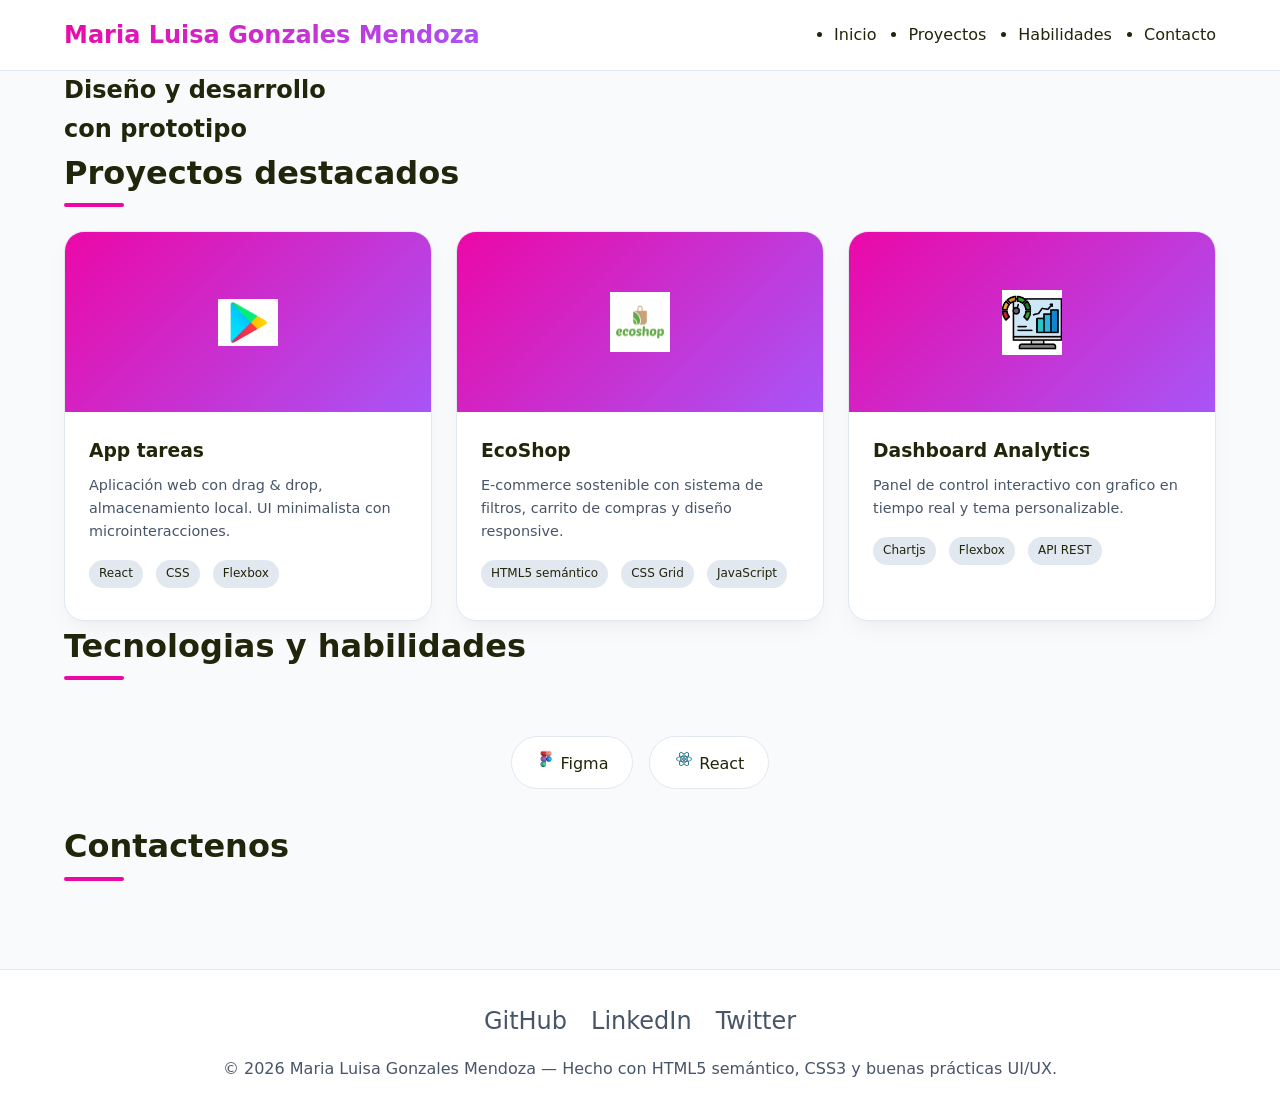
<file: Tarea1_MarLui/index.html>
<!doctype html>
<html lang="es">

<head>
  <title>TAREA1 MarLui</title>
  <!-- SEO & Open Graph Meta Tags -->
  <meta name="description"
    content="Portafolio de Maria Luisa Gonzales M., Desarrollador de software y analista programador" />
  <meta name="keywords" content="desarrollador, full stack, react, nodejs, python, portafolio" />
  <meta name="author" content="Maria Luisa Gonzales Mendoza" />
  <!-- Open Graph -->
  <meta property="og:title" content="Maria Luisa Gonzales Mendoza – Desarrollador Full Stack" />
  <meta property="og:description" content="Portafolio profesional de Maria Luisa Gonzales." />
  <meta property="og:type" content="website" />
  <meta property="og:url" content="https://hebertcussi.dev" /> <!-- podemos hacer con dominios gratuitos -->

  <link rel="stylesheet" href="css/estilos.css" />
</head>

<body>
  <!-- <header> semántico con navegación -->
  <header>
    <div class="container">
      <div class="navbar">
        <div class="logo">Maria Luisa Gonzales Mendoza</div>
        <nav>
          <ul>
            <li><a href="#inicio">Inicio</a></li>
            <li><a href="#proyectos">Proyectos</a></li>
            <li><a href="#habilidades">Habilidades</a></li>
            <li><a href="#contacto">Contacto</a></li>
          </ul>
        </nav>
      </div>
    </div>
  </header>

  <!-- <main> agrupa el contenido principal -->
  <main>
    <!--<section> Hero / Inicio -->
    <section id="inicio">
      <div class="container">
        <h2>Diseño y desarrollo <br> con prototipo</h2>
      </div>
    </section>
    
    <!-- <section> Acerca de -->
    <section id="proyectos">
      <div class="container">
        <h2 class="section-titulo">Proyectos destacados</h2>
        <div class="proyecto-grilla">

          <article class="project-cards">
            <div class="proyecto-img"><img src="img/app.webp"></div>
            <div class="proyecto-info">
              <h3>App tareas</h3>
              <p>Aplicación web con drag & drop, almacenamiento local. UI minimalista con microinteracciones.</p>
              <div>
                <span class="tecnologias">React</span>
                <span class="tecnologias">CSS</span>
                <span class="tecnologias">Flexbox</span>
              </div>
            </div>
          </article>
        
          <article class="project-cards">
            <div class="proyecto-img"><img src="img/eco.webp"></div>
            <div class="proyecto-info">
              <h3>EcoShop</h3>
              <p>E-commerce sostenible con sistema de filtros, carrito de compras y diseño responsive.</p>
              <div>
                <span class="tecnologias">HTML5 semántico</span>
                <span class="tecnologias">CSS Grid</span>
                <span class="tecnologias">JavaScript</span>
              </div>
            </div>
          </article>
        
          <article class="project-cards">
            <div class="proyecto-img"><img src="img/estadi.webp"></div>
            <div class="proyecto-info">
              <h3>Dashboard Analytics</h3>
              <p>Panel de control interactivo con grafico en tiempo real y tema personalizable.</p>
              <div>
                <span class="tecnologias">Chartjs</span>
                <span class="tecnologias">Flexbox</span>
                <span class="tecnologias">API REST</span>
              </div>
            </div>
          </article>

        </div>

      </div>
    </section>

    <!--  <section> Proyectos con CSS Grid + <article> semántico -->
    <section id="habilidades">
      <div class="container">
        <h2 class="section-titulo">Tecnologias y habilidades</h2>
        <div class="skills-container">
          <div class="skill-items"><img src="img/figma.jpg" class="icono">Figma</div>
          <div class="skill-items"><img src="img/react.jpg" class="icono">React</div>
        </div>
      </div>
    </section>
    <!--  <section> Contacto con formulario HTML5 validado -->
    <section id="contacto">
      <div class="container">
        <h2 class="section-titulo">Contactenos</h2>
      </div>
    </section>
  </main>

  <!-- <footer> semántico -->
  <footer>
    <div class="container">
      <div class="social-links">
        <a href="#" aria-label="GitHub">GitHub</a>
        <a href="#" aria-label="LinkedIn">LinkedIn</a>
        <a href="#" aria-label="Twitter">Twitter</a>
      </div>
      <p>
        © 2026 Maria Luisa Gonzales Mendoza — Hecho con HTML5 semántico, CSS3 y buenas
        prácticas UI/UX.
      </p>
    </div>
  </footer>
</body>

</html>
</file>
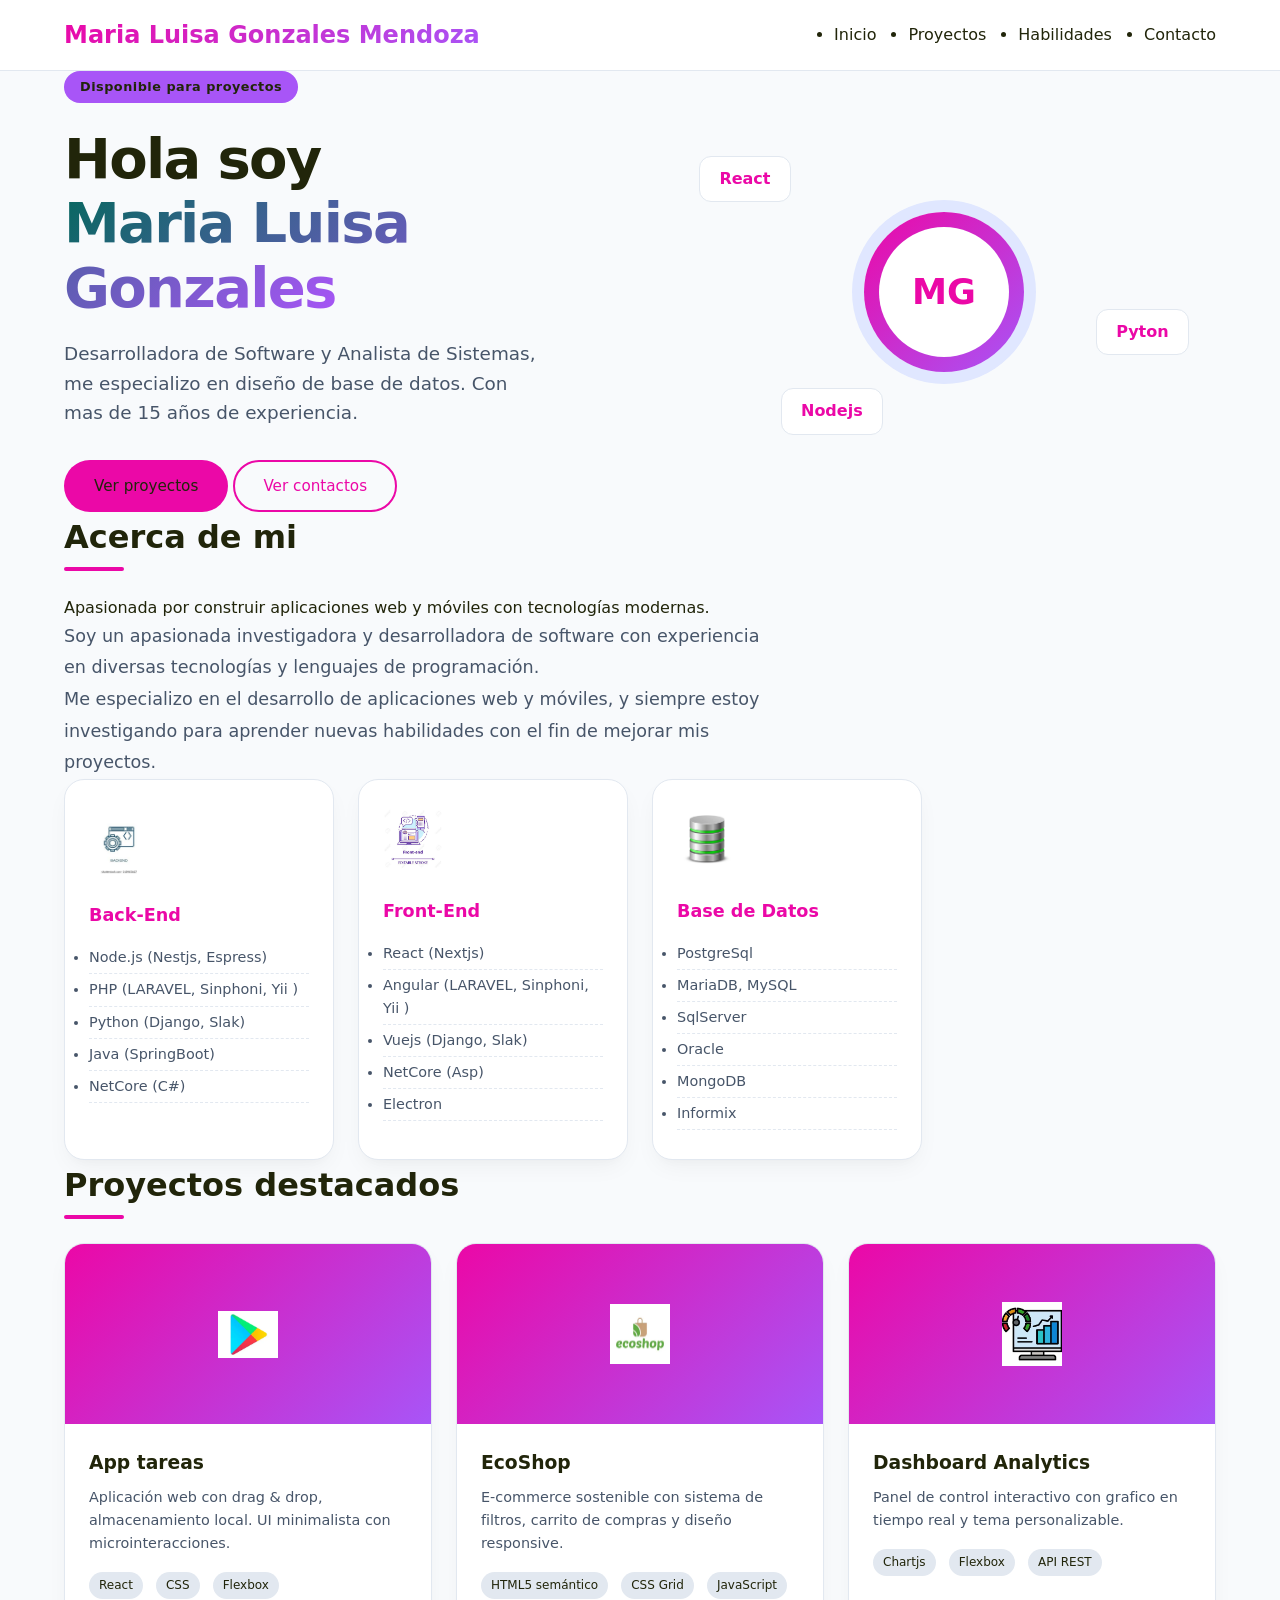
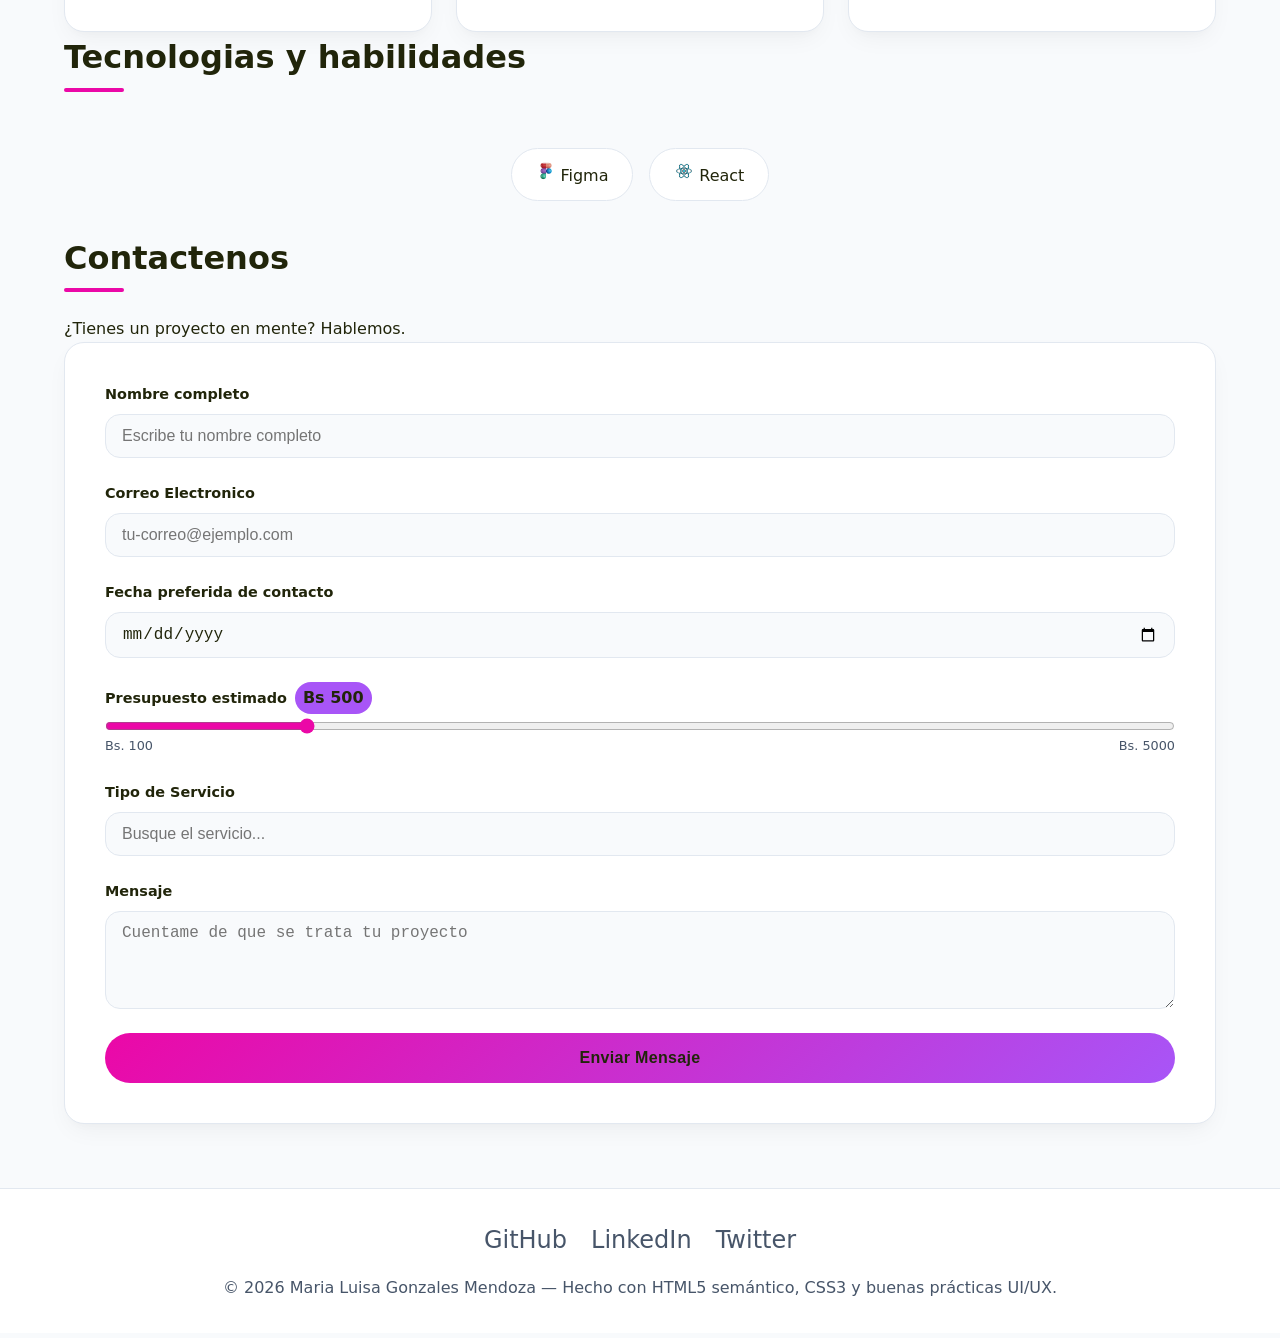
<file: Tarea2_MarLui/index.html>
<!doctype html>
<html lang="es">

<head>
  <title>TAREA2 MarLui</title>
  <!-- SEO & Open Graph Meta Tags -->
  <meta name="description"
    content="Portafolio de Maria Luisa Gonzales M., Desarrollador de software y analista programador" />
  <meta name="keywords" content="desarrollador, full stack, react, nodejs, python, portafolio" />
  <meta name="author" content="Maria Luisa Gonzales Mendoza" />
  <!-- Open Graph -->
  <meta property="og:title" content="Maria Luisa Gonzales Mendoza – Desarrollador Full Stack" />
  <meta property="og:description" content="Portafolio profesional de Maria Luisa Gonzales." />
  <meta property="og:type" content="website" />
  <meta property="og:url" content="https://hebertcussi.dev" /> <!-- podemos hacer con dominios gratuitos -->

  <link rel="stylesheet" href="css/estilos.css" />
</head>

<body>
  <!-- <header> semántico con navegación -->
  <header>
    <div class="container">
      <div class="navbar">
        <div class="logo">Maria Luisa Gonzales Mendoza</div>
        <nav>
          <ul>
            <li><a href="#inicio">Inicio</a></li>
            <li><a href="#proyectos">Proyectos</a></li>
            <li><a href="#habilidades">Habilidades</a></li>
            <li><a href="#contacto">Contacto</a></li>
          </ul>
        </nav>
      </div>
    </div>
  </header>

  <!-- <main> agrupa el contenido principal -->
  <main>
    <!--<section> Hero / Inicio -->
    <section id="inicio">
      <div class="container hero-grid">
        <div class="hero-content">
          <span class="hero-badge">Disponible para proyectos</span>
          <h1>Hola soy <br> <strong>Maria Luisa Gonzales</strong></h1>
          <p>Desarrolladora de Software y Analista de Sistemas, me especializo en diseño de base de datos. Con
            mas de 15 años de experiencia.</p>
          <div class="hero-action">
            <a href="#proyectos" class="btn btn--primary"> Ver proyectos</a>
            <a href="#contacto" class="btn btn--secundary"> Ver contactos</a>
          </div>
        </div>
        <aside class="hero-visual">
          <div class="floar-card card--a">React</div>
          <div class="floar-card card--d">Pyton</div>
          <div class="floar-card card--c">Nodejs</div>
          <div class="avatar-ring">
            <div class="avatar-inner">MG</div>
          </div>
        </aside>
  
      </div>
    </section>
    
    <section id="acercade">
      <div class="container">
        <h2 class="section-titulo">Acerca de mi</h2>
        <p>Apasionada por construir aplicaciones web y móviles con tecnologías modernas.</p>
        <div class="about-bio">
          <p> Soy un apasionada investigadora y desarrolladora de software con experiencia en
            diversas tecnologías y lenguajes de programación.
            <br>Me especializo en el desarrollo de aplicaciones web y móviles, y siempre estoy
            investigando para aprender nuevas habilidades con el fin de mejorar mis proyectos.
          </p>
        </div>
        <!-- CSS Grid: layout de habilidades con grid-template-areas -->
        <div class="skills-grid">
          <article class="skill-cards">
            <span class="skill-icons"><img src="img/backend.jpg"></span>
            <h3>Back-End</h3>
            <ul>
              <li>Node.js (Nestjs, Espress)</li>
              <li>PHP (LARAVEL, Sinphoni, Yii )</li>
              <li>Python (Django, Slak)</li>
              <li>Java (SpringBoot)</li>
              <li>NetCore (C#)</li>
            </ul>
          </article>
          <article class="skill-cards">
            <span class="skill-icons"><img src="img/frontend.jpg"></span>
            <h3>Front-End</h3>
            <ul>
              <li>React (Nextjs)</li>
              <li>Angular (LARAVEL, Sinphoni, Yii )</li>
              <li>Vuejs (Django, Slak)</li>
              <li>NetCore (Asp)</li>
              <li>Electron</li>
            </ul>
          </article>
          <article class="skill-cards">
            <span class="skill-icons"><img src="img/basedatos.jpg"></span>
            <h3>Base de Datos</h3>
            <ul>
              <li>PostgreSql</li>
              <li>MariaDB, MySQL</li>
              <li>SqlServer</li>
              <li>Oracle</li>
              <li>MongoDB</li>
              <li>Informix</li>
            </ul>
          </article>
        </div>

      </div>

    </section>

    <!-- <section> mis proyectos -->
    <section id="proyectos">
      <div class="container">
        <h2 class="section-titulo">Proyectos destacados</h2>
        <div class="proyecto-grilla">

          <article class="project-cards">
            <div class="proyecto-img"><img src="img/app.webp"></div>
            <div class="proyecto-info">
              <h3>App tareas</h3>
              <p>Aplicación web con drag & drop, almacenamiento local. UI minimalista con microinteracciones.</p>
              <div>
                <span class="tecnologias">React</span>
                <span class="tecnologias">CSS</span>
                <span class="tecnologias">Flexbox</span>
              </div>
            </div>
          </article>

          <article class="project-cards">
            <div class="proyecto-img"><img src="img/eco.webp"></div>
            <div class="proyecto-info">
              <h3>EcoShop</h3>
              <p>E-commerce sostenible con sistema de filtros, carrito de compras y diseño responsive.</p>
              <div>
                <span class="tecnologias">HTML5 semántico</span>
                <span class="tecnologias">CSS Grid</span>
                <span class="tecnologias">JavaScript</span>
              </div>
            </div>
          </article>

          <article class="project-cards">
            <div class="proyecto-img"><img src="img/estadi.webp"></div>
            <div class="proyecto-info">
              <h3>Dashboard Analytics</h3>
              <p>Panel de control interactivo con grafico en tiempo real y tema personalizable.</p>
              <div>
                <span class="tecnologias">Chartjs</span>
                <span class="tecnologias">Flexbox</span>
                <span class="tecnologias">API REST</span>
              </div>
            </div>
          </article>

        </div>

      </div>
    </section>

    <!--  <section> Proyectos con CSS Grid + <article> semántico -->
    <section id="habilidades">
      <div class="container">
        <h2 class="section-titulo">Tecnologias y habilidades</h2>
        <div class="skills-container">
          <div class="skill-items"><img src="img/figma.jpg" class="icono">Figma</div>
          <div class="skill-items"><img src="img/react.jpg" class="icono">React</div>
        </div>
      </div>
    </section>

<!--  <section> Contacto con formulario HTML5 validado -->
    <section id="contacto">
      <div class="container">
        <h2 class="section-titulo">Contactenos</h2>
        <p>¿Tienes un proyecto en mente? Hablemos.</p>

        <div class="contact-form">
          <form action="#" method="post" novalidate>
            <div class="form-group">
              <label for="nombre">Nombre completo</label>
              <input type="text" id="nombre" name="nombre" required minlength="3" placeholder="Escribe tu nombre completo" autocomplete="name"/>
            </div>
            <div class="form-group">
              <label for="email">Correo Electronico</label>
              <input type="email" id="email" name="email" required placeholder="tu-correo@ejemplo.com" autocomplete="email"/>
            </div>
            <div class="form-group">
              <label for="fecha">Fecha preferida de contacto</label>
              <input type="date" id="fecha" name="fecha"/>
            </div>
            <div class="form-group">
              <label for="presupuesto">Presupuesto estimado
                <span class="rango-valor" id="presupuesto-valor">Bs 500</span>
              </label>
              <input type="range" id="presupuesto" name="presupuesto" min="100" max="5000" step="100" value="1000"/>
              <div class="rango-labels">
                <span>Bs. 100 </span> <span>Bs. 5000</span>
              </div>
            </div>

            <div class="form-group">
              <label for="servicio">Tipo de Servicio</label>
              <input type="search" id="servicio" name="search" list="servicio-lista" placeholder="Busque el servicio..."/>
              <datalist id="servicio-lista">
              <option value="Desarrollo Web Full Stack"></option>
              <option value="Consultaria tecnica"></option>
              <option value="Base de Datos"></option>
            </datalist>
            </div>
            
            <div class="form-group">
              <label for="mensaje">Mensaje</label>
              <textarea name="mensaje" id="mensaje" rows="4" required minlength="20" placeholder="Cuentame de que se trata tu proyecto"></textarea>
            </div>
            <button type="button" class="btn-submit">Enviar Mensaje </button>
          </form>
        </div>
      </div>
    </section>
  </main>

  <!-- <footer> semántico -->
  <footer>
    <div class="container">
      <div class="social-links">
        <a href="#" aria-label="GitHub">GitHub</a>
        <a href="#" aria-label="LinkedIn">LinkedIn</a>
        <a href="#" aria-label="Twitter">Twitter</a>
      </div>
      <p>
        © 2026 Maria Luisa Gonzales Mendoza — Hecho con HTML5 semántico, CSS3 y buenas
        prácticas UI/UX.
      </p>
    </div>
  </footer>
</body>

</html>
</file>
<file: Tarea1_MarLui/css/estilos.css>
/* ============================================ */
/* 1. DECLARACION DE VARIABLES GLOBALES DE CSS  */
/* ============================================ */
:root {
  /* Colores claros (por defecto) */
  --bg-primary: #f8fafc;
  --bg-secondary: #ffffff;
  --text-primary: #21250a;
  --text-secondary: #475569;
  --accent: #eb08a7;
  /* color del logo*/
  --accent-gradiente: #a855f7;
  --accent-hover: #4f46e5;
  --border: #e2e8f0;
  --card-shadow: 0 10px 25px -5px rgba(0, 0, 0, 0.05), 0 8px 10px -6px rgba(0, 0, 0, 0.02);
  --transition: all 0.3s cubic-bezier(0.4, 0, 0.2, 1);
}

/* ============================================ */
/* 2. RESET Y ESTILOS GLOBALES (Box Model)      */
/* ============================================ */
* {
  margin: 0;
  padding: 0;
  box-sizing: border-box;
}

body {
  font-family: system-ui, -apple-system, 'Segoe UI', Roboto, 'Helvetica Neue', sans-serif;
  background-color: var(--bg-primary);
  color: var(--text-primary);
  line-height: 1.6;
  transition: background-color 0.2s, color 0.2s;
}

html {
  scroll-behavior: smooth;
  /* Para que tenga scrol*/
}

.container {
  max-width: 1200px;
  margin: 0 auto;
  padding: 0 24px;
}

/* ============================================ */
/* 3. HEADER Y NAVEGACIÓN (FLEXBOX)             */
/* ============================================ */
header {
  background: var(--bg-secondary);
  backdrop-filter: blur(8px);
  border-bottom: 1px solid var(--border);
  position: sticky;
  top: 0;
  z-index: 100;
}

.navbar {
  display: flex;
  justify-content: space-between;
  align-items: center;
  padding: 1rem 0;
  flex-wrap: wrap;
  /* pone en linea las opciones*/
  gap: 1rem;
  /*espacio superior */
}

.logo {
  /*en este caso el nombre del autor que esta en el lado superior*/
  font-size: 1.5rem;
  font-weight: 700;
  background: linear-gradient(135deg, var(--accent), var(--accent-gradiente));
  background-clip: text;
  -webkit-background-clip: text;
  color: transparent;
}

nav ul {
  display: flex;
  gap: 2rem;
  flex-wrap: wrap;
}

nav ul li a {
  text-decoration: none;
  color: var(--text-primary);
  font-weight: 500;
  transition: var(--transition);
  padding: 0.5rem 0;
  border-bottom: 2px solid transparent;
}

nav ul li a:hover {
  color: var(--accent);
  border-bottom-color: var(--accent);
}

/* ============================================ */
/* 4. PARA LOS TITULOS DE CADA SECCION          */
/* ============================================ */
.section-titulo {
  position: relative;
  display: inline-block;
  margin-bottom: 2rem;
  font-size: 2rem;
}

.section-titulo::after {
  content: '';
  position: absolute;
  bottom: -8px;
  left: 0;
  width: 60px;
  height: 4px;
  background: var(--accent);
  border-radius: 2px;
}

/* ============================================ */
/* 5. FICHAS DE LA SECCION 1                    */
/* ============================================ */

.proyecto-grilla{
  display: grid;  
  flex:  1 1 300px;
  grid-template-columns: repeat(auto-fill, minmax(300px,1fr));
  gap: 1.5rem;
}

.project-cards{
  background: var(--bg-secondary);
  border-radius: 20px;
  overflow: hidden;
  box-shadow: var(--card-shadow);
  border: 1px solid var(--border);
  display: grid;
  grid-template-rows: 180px 1fr;
  transition: var(--transition);
}

.project-cards:hover{
  transform: translateY(-6px);
  box-shadow: 0 16px 32px -8px var(--bg-card);
}
.proyecto-info{
  padding: 1.5rem;
}

.proyecto-info h3 {
  margin-bottom: 0.5rem;
}

.proyecto-info p {
  color: var(--text-secondary);
  font-size: 0.90rem;
  margin-bottom: 1rem;
}

.tecnologias {
  display: inline-block;
  background: var(--border);
  padding: 4px 10px;
  border-radius: 20px;
  font-size: 0.75rem;
  margin-right: 0.5rem;
  margin-bottom: 0.5rem;
  color: var(--text-primary);
}

.proyecto-img {
  background: linear-gradient(135deg, var(--accent), var(--accent-gradiente));
  height: 180px;
  display: flex;
  align-items: center;
  justify-content: center;
  font-size: 3rem;
}

img{
  width:60px;
}

.icono{
  width: 20px;
  height: 20px;
  margin-right: 0.3rem;
}
.skills-container {
  display: flex;
  flex-wrap: wrap;
  gap: 1rem;
  justify-content: center;
  margin: 2rem 0;
}

.skill-items {
  background: var(--bg-secondary);
  border: 1px solid var(--border);
  border-radius: 50px;
  padding: 0.75rem 1.5rem;
  font-weight: 500;
  transition: var(--transition);
  cursor: default;
}

.skill-items:hover {
  transform: scale(1);
  border-color: var(--accent);
  color: var(--accent);
}

/* ============================================ */
/* 6. FOOTER                                    */
/* ============================================ */
footer {
  background: var(--bg-secondary);
  border-top: 1px solid var(--border);
  padding: 2rem 0;
  margin-top: 4rem;
  text-align: center;
  color: var(--text-secondary);
}

.social-links {
  /* para alinear y separar la opciones*/
  display: flex;
  justify-content: center;
  gap: 1.5rem;
  margin-bottom: 1rem;
}

.social-links a {
  color: var(--text-secondary);
  font-size: 1.5rem;
  transition: var(--transition);
  text-decoration: none;
}

.social-links a:hover {
  /*dar efecto de movimiento hacia arriba a las opciones*/
  color: var(--accent);
  transform: translateY(-3px);
}
</file>
<file: Tarea2_MarLui/css/estilos.css>
/* ============================================ */
/* 1. DECLARACION DE VARIABLES GLOBALES DE CSS  */
/* ============================================ */
:root {
  /* Colores claros (por defecto) */
  --bg-primary: #f8fafc;
  --bg-secondary: #ffffff;
  --bg-tertiary:   #eef2ff;
  --text-primary: #21250a;
  --text-secondary: #475569;
  --text-muted: #9ca3af;
  --accent: #eb08a7;
   --accent-hover:  #4f46e5;
  --accent-light:  #e0e7ff;
  --accent-2:      #a855f7;
  --minombre: #07675f;
  /* color del logo*/
  --accent-gradiente: #a855f7;
  --border: #e2e8f0;
  --card-shadow: 0 10px 25px -5px rgba(0, 0, 0, 0.05), 0 8px 10px -6px rgba(0, 0, 0, 0.02);
 
  /* Transición estándar */
  --transition:    all 0.3s cubic-bezier(0.4, 0, 0.2, 1);

  /* Tipografía */
  --font-body:     'Segoe UI', Tahoma, Geneva, Verdana, sans-serif;

  /* Espaciados */
  --section-py:    6rem;
  --gap:           2rem;
}

/* ============================================ */
/* 2. RESET Y ESTILOS GLOBALES (Box Model)      */
/* ============================================ */
* {
  margin: 0;
  padding: 0;
  box-sizing: border-box;
}

body {
  font-family: system-ui, -apple-system, 'Segoe UI', Roboto, 'Helvetica Neue', sans-serif;
  background-color: var(--bg-primary);
  color: var(--text-primary);
  line-height: 1.6;
  transition: background-color 0.2s, color 0.2s;
}

html {
  scroll-behavior: smooth;
  /* Para que tenga scrol*/
}

.container {
  max-width: 1200px;
  margin: 0 auto;
  padding: 0 24px;
}

/* ============================================ */
/* 3. HEADER Y NAVEGACIÓN (FLEXBOX)             */
/* ============================================ */
header {
  background: var(--bg-secondary);
  backdrop-filter: blur(8px);
  border-bottom: 1px solid var(--border);
  position: sticky;
  top: 0;
  z-index: 100;
}

.navbar {
  display: flex;
  justify-content: space-between;
  align-items: center;
  padding: 1rem 0;
  flex-wrap: wrap;
  /* pone en linea las opciones*/
  gap: 1rem;
  /*espacio superior */
}

.logo {
  /*en este caso el nombre del autor que esta en el lado superior*/
  font-size: 1.5rem;
  font-weight: 700;
  background: linear-gradient(135deg, var(--accent), var(--accent-gradiente));
  background-clip: text;
  -webkit-background-clip: text;
  color: transparent;
}

nav ul {
  display: flex;
  gap: 2rem;
  flex-wrap: wrap;
}

nav ul li a {
  text-decoration: none;
  color: var(--text-primary);
  font-weight: 500;
  transition: var(--transition);
  padding: 0.5rem 0;
  border-bottom: 2px solid transparent;
}

nav ul li a:hover {
  color: var(--accent);
  border-bottom-color: var(--accent);
}

/* ============================================ */
/* 4. PARA LOS TITULOS DE CADA SECCION          */
/* ============================================ */
.section-titulo {
  position: relative;
  display: inline-block;
  margin-bottom: 2rem;
  font-size: 2rem;
}

.section-titulo::after {
  content: '';
  position: absolute;
  bottom: -8px;
  left: 0;
  width: 60px;
  height: 4px;
  background: var(--accent);
  border-radius: 2px;
}

/* ============================================ */
/* 5. FICHAS DE LA SECCION 1                    */
/* ============================================ */

.proyecto-grilla{
  display: grid;  
  flex:  1 1 300px;
  grid-template-columns: repeat(auto-fill, minmax(300px,1fr));
  gap: 1.5rem;
}

.project-cards{
  background: var(--bg-secondary);
  border-radius: 20px;
  overflow: hidden;
  box-shadow: var(--card-shadow);
  border: 1px solid var(--border);
  display: grid;
  grid-template-rows: 180px 1fr;
  transition: var(--transition);
}

.project-cards:hover{
  transform: translateY(-6px);
  box-shadow: 0 16px 32px -8px var(--bg-card);
}
.proyecto-info{
  padding: 1.5rem;
}

.proyecto-info h3 {
  margin-bottom: 0.5rem;
}

.proyecto-info p {
  color: var(--text-secondary);
  font-size: 0.90rem;
  margin-bottom: 1rem;
}

.tecnologias {
  display: inline-block;
  background: var(--border);
  padding: 4px 10px;
  border-radius: 20px;
  font-size: 0.75rem;
  margin-right: 0.5rem;
  margin-bottom: 0.5rem;
  color: var(--text-primary);
}

.proyecto-img {
  background: linear-gradient(135deg, var(--accent), var(--accent-gradiente));
  height: 180px;
  display: flex;
  align-items: center;
  justify-content: center;
  font-size: 3rem;
}

img{
  width:60px;
}

.icono{
  width: 20px;
  height: 20px;
  margin-right: 0.3rem;
}
.skills-container {
  display: flex;
  flex-wrap: wrap;
  gap: 1rem;
  justify-content: center;
  margin: 2rem 0;
}

.skill-items {
  background: var(--bg-secondary);
  border: 1px solid var(--border);
  border-radius: 50px;
  padding: 0.75rem 1.5rem;
  font-weight: 500;
  transition: var(--transition);
  cursor: default;
}

.skill-items:hover {
  transform: scale(1);
  border-color: var(--accent);
  color: var(--accent);
}

/******************************************/
.about-bio{
  grid-area: bio;
}
.skills-grid{
  grid-area: skills;
}
.about-bio p{
  font-size: 1.1rem; 
  color: var(--text-secondary);
  max-width: 700px;
  line-height: 1.8;
}

.skills-grid {
  display: grid;
  grid-template-columns: repeat(auto-fill, minmax(220px,1fr));
  gap: 1.5rem;
}

.skill-cards{
  background: var(--bg-secondary);
  border: 1px solid var(--border);
  border-radius: 20px;
  padding: 1.8rem 1.5rem;
  box-shadow: var(--card-shadow);
  transition: var(--transition);
  animation: fadeUp 0.5s ease both;
}

.skill-cards:hover {
  transform: translateY(-6px) scale(1.01);
  box-shadow: 0 16px 32px -8px var(--bg-card);
  border-color: var(--accent);
}
.skill-icons{
  font-size: 2rem;
  display: block;
  margin-bottom: 0.8rem;
}

.skill-cards h3{
  font-size: 1.1rem;
  font-weight: 700;
  color: var(--accent);
  margin-bottom: 0.8rem;
}

.skill-cards li{
  font-size: 0.90rem;
  color: var(--text-secondary);
  padding: 0.25rem 0;
  border-bottom: 1px dashed var(--border);
}


.contact-form{
  grid-area: form;  
}

.contact-form{
  background: var(--bg-secondary);
  padding: 2.5rem;
  border-radius: 20px;
  border: 1px solid var(--border);
  box-shadow: var(--card-shadow);
}

.form-group{
  display: flex;
  flex-direction: column;
  margin-bottom: 1.5rem;
}

label {
  font-size: 0.9rem;
  font-weight: 600;
  color: var(--text-primary);
  margin-bottom: 0.5rem;
  display: flex;
  align-items: center;
  gap: 0.5rem;
}

input, textarea{
  padding: 0.75rem 1rem; 
  border: 1.5px solid var(--border);
  border-radius: 15px;
  font-size: 1rem;
  background: var(--bg-primary);
  color: var(--text-primary);
  transition: var(--transition);
  width: 100%;
}

.rango-valor{
  background: var(--accent-gradiente);
  color: var(--accent-blanco);
  border-radius: 20px;
  font-size: 1rem;
  font-weight: 800;
  padding: 0.2rem 0.5rem;
}
.rango-labels{
  display: flex;
  justify-content: space-between;
  font-size: 0.8rem;
  color: var(--text-secondary);
  margin-top: 0.4rem;
}

input[type="range"]{
  padding: 0;
  border: none;
  background: none;
  accent-color: var(--accent);
  cursor: pointer;
  height: 8px;
}
.btn-submit{
  width: 100%;
  padding: 1rem;
  background: linear-gradient(135deg, var(--accent), var(--accent-gradiente));
  color: var(--accent-blanco);
  border: none;
  border-radius: 60px;
  font-size: 1rem;
  font-weight: 700;
  cursor: pointer;
  transition: var(--transition);
  letter-spacing: 0.02em;
}

.hero-grid{
  display: grid;
  grid-template-columns: 1fr 1fr;
  grid-template-areas: "content visual";
  align-items: center;
  gap: 4rem;
}

.hero-content{
  grid-area: content;  
}
.hero-badge{
  display: inline-block;
  background: var(--accent-gradiente);
  color: var(--accent-blanco);
  padding: 0.35rem 1rem;
  border-radius: 20px;
  font-size: 0.8rem;
  font-weight: 600;
  letter-spacing: 0.04em;
  margin-bottom: 1.5rem;
  animation: fadeUp 0.6s 0.2s ease both;
}

.hero-content h1{
  font-size: clamp(2rem,5vw,3.5rem);
  line-height: 1.15;
  letter-spacing: -0.03em;
  margin-bottom: 1.2rem;
  animation: fadeUp 0.6s 0.35s ease both;
}
.hero-content h1 strong{
  background: linear-gradient(135deg, var(--minombre),var(--accent-gradiente));
  -webkit-background-clip: text;
  background-clip: text;
  color: transparent;
}
.hero-content p{
  font-size: clamp(1rem,2vw,1.15rem);  
  color: var(--text-secondary);
  max-width: 480px;
  margin-bottom: 2rem;
  animation: fadeUp 0.6s 0.45s ease both;
}

.btn {
 display: inline-flex;
 align-items: center;
 gap: 0.5rem;
 padding: 0.75rem 1.75rem;
 border-radius: 50px;
 font-size: 0.95rem;
 text-decoration: none;
 cursor: pointer;
 border: 2px solid transparent;
 transition: var(--transition);
}
.btn--primary{
  background: var(--accent);
  color: var(--accent-blanco);
}
.btn--primary:hover{
  background: var(--accent-hover);
  transform: translateY(-3px);
  box-shadow: 0 10px 20px -4px var(--bg-card);
}
.btn--secundary{
  background: var(--accent-blanco);
  color: var(--accent);
  border-color: var(--accent);  
}

.btn--secundary:hover{
  background: var(--accent-hover);
  transform: translateY(-3px); 
  color: var(--accent-blanco);
}

/* --- Hero Visual: tarjetas flotantes ----------------------- */
.hero-visual {
  position: relative;
  height: 340px;
  animation: fadeUp 0.6s 0.3s ease both;
}

.avatar-ring {
  position: absolute;
  inset: 50% auto auto 50%;
  transform: translate(-50%, -50%);
  width: 160px;
  height: 160px;
  border-radius: 50%;
  background: linear-gradient(135deg, var(--accent), var(--accent-2));
  display: flex;
  align-items: center;
  justify-content: center;
  box-shadow: 0 0 0 12px var(--accent-light);
  /* ✅ ANIMACIÓN: pulso continuo */
  animation: pulse 3s ease-in-out infinite;
}

.avatar-inner {
  width: 130px;
  height: 130px;
  border-radius: 50%;
  background: var(--bg-secondary);
  display: flex;
  align-items: center;
  justify-content: center;
  font-size: 2.2rem;
  font-weight: 800;
  color: var(--accent);
}

/* ✅ KEYFRAMES: pulso */
@keyframes pulse {
  0%, 100% { box-shadow: 0 0 0 12px var(--accent-light); }
  50%       { box-shadow: 0 0 0 20px rgba(99,102,241,0.08); }
}


.floar-card{
  position: absolute;
  background: var(--bg-secondary);
  border: 1px solid var(--border);
  border-radius: 12px;
  padding: 0.6rem 1.2rem;
  font-weight: 700;
  font-size: 1rem;
  color: var(--accent);
  box-shadow: var(--bg-card);
  animation: float 4s ease-in-out infinite;
}

.card--a{
  top: 10%; 
  left: 5%;
  animation-delay: 0s;
}

.card--d{
  top: 55%; 
  right: 5%;
  animation-delay: 1.3s;
}

.card--c{
  bottom: 8%; 
  left: 20%;
  animation-delay: 0.8s;
}

/* ✅ KEYFRAMES: flotación */
@keyframes float {
  0%, 100% { transform: translateY(0); }
  50%       { transform: translateY(-10px); }
}

.avatar-ring{
  position: absolute;
  inset: 50% auto auto 50%;
  transform: translate(-50%, -50%);
  width: 160px;
  height: 160px;
  border-radius: 50%;
  background: linear-gradient(135deg, var(--accent), var(--accent-2));
  display: flex;
  align-items: center;
  justify-content: center;
  box-shadow: 0 0 0 12px var(--accent-light);
  /* ✅ ANIMACIÓN: pulso continuo */
  animation: pulse 3s ease-in-out infinite;
}
.avatar-inner {
  width: 130px;
  height: 130px;
  border-radius: 50%;
  background: var(--bg-secondary);
  display: flex;
  align-items: center;
  justify-content: center;
  font-size: 2.2rem;
  font-weight: 800;
  color: var(--accent);
}
/**********************************************/


/* ============================================ */
/* 6. FOOTER                                    */
/* ============================================ */
footer {
  background: var(--bg-secondary);
  border-top: 1px solid var(--border);
  padding: 2rem 0;
  margin-top: 4rem;
  text-align: center;
  color: var(--text-secondary);
}

.social-links {
  /* para alinear y separar la opciones*/
  display: flex;
  justify-content: center;
  gap: 1.5rem;
  margin-bottom: 1rem;
}

.social-links a {
  color: var(--text-secondary);
  font-size: 1.5rem;
  transition: var(--transition);
  text-decoration: none;
}

.social-links a:hover {
  /*dar efecto de movimiento hacia arriba a las opciones*/
  color: var(--accent);
  transform: translateY(-3px);
}
</file>
